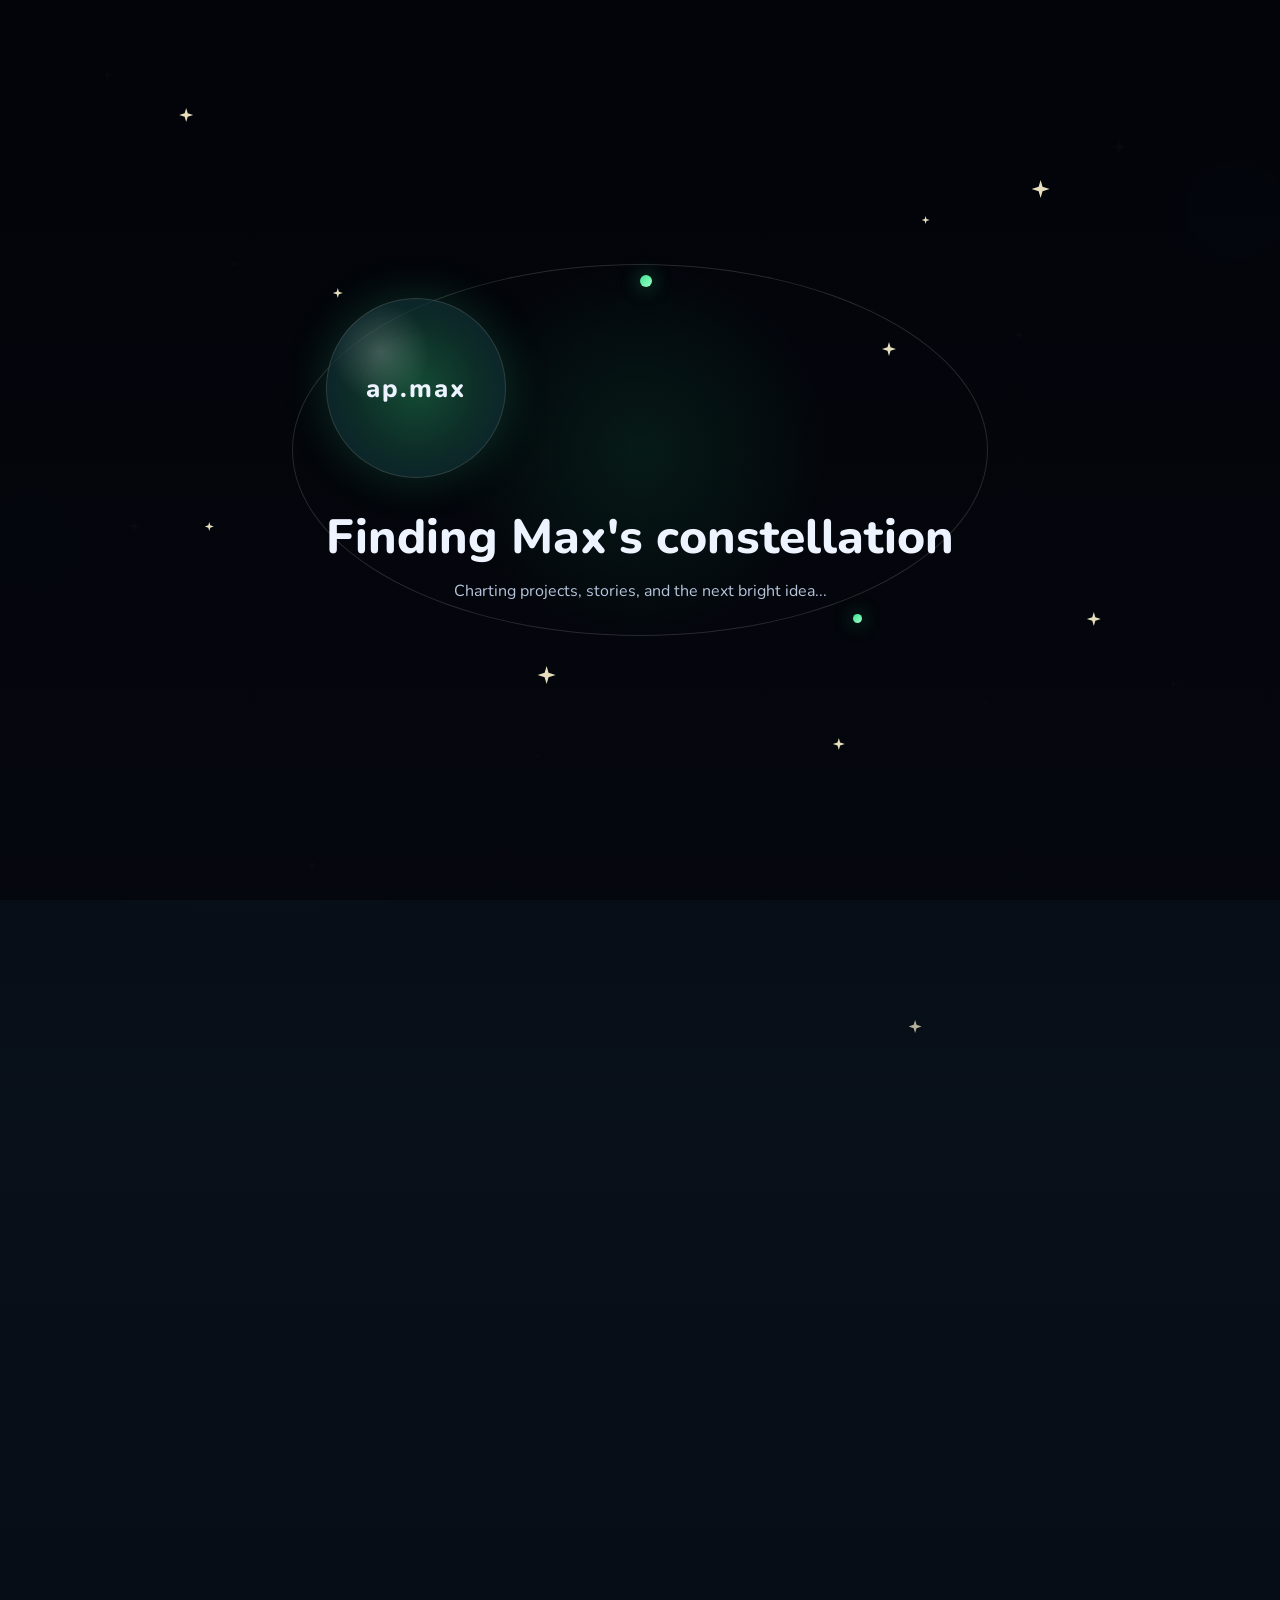
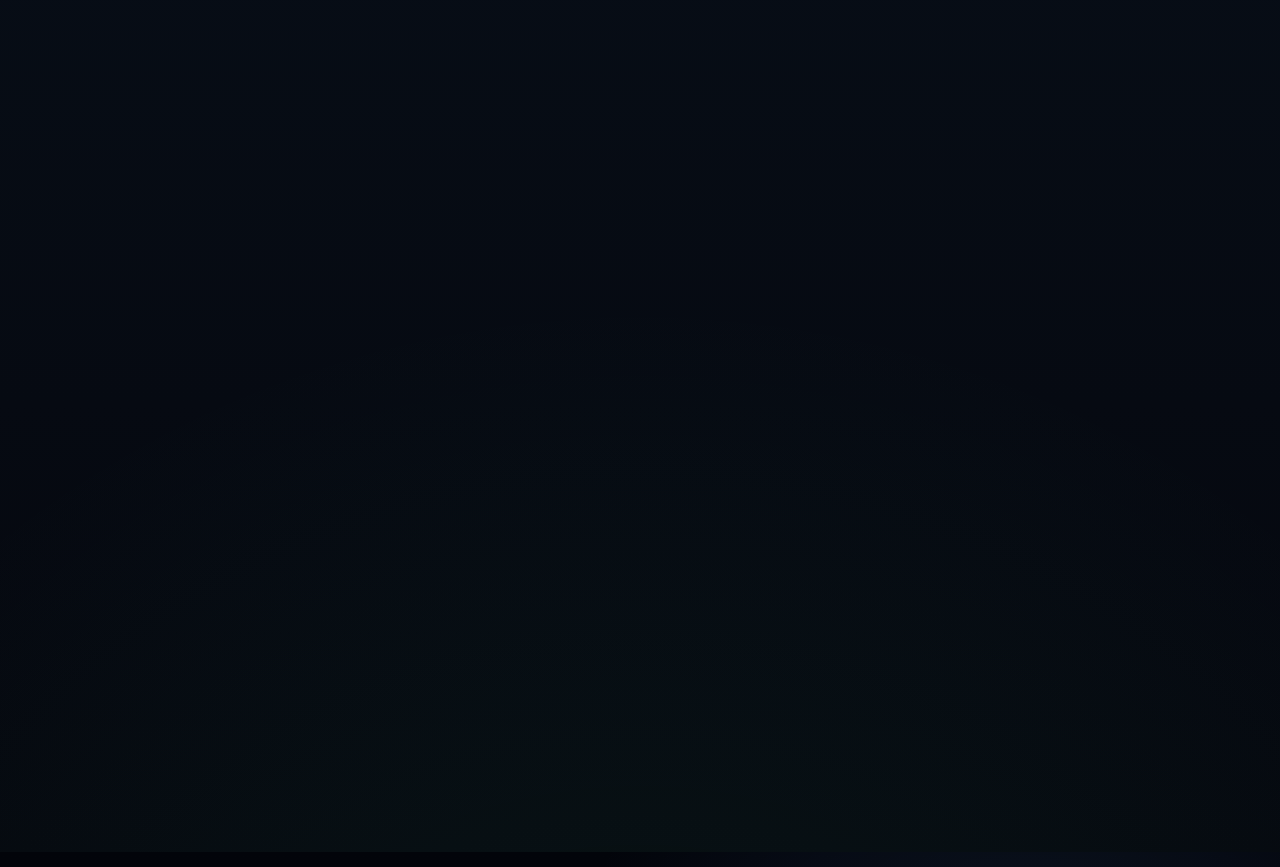
<file: index.html>
<!DOCTYPE html>
<html lang="en">
<head>
  <meta charset="UTF-8">
  <meta name="viewport" content="width=device-width, initial-scale=1.0">
  <title>ap.max</title>
  <link rel="preconnect" href="https://fonts.googleapis.com">
  <link rel="preconnect" href="https://fonts.gstatic.com" crossorigin>
  <link href="https://fonts.googleapis.com/css2?family=Nunito:wght@400;600;700;800&display=swap" rel="stylesheet">
  <link rel="stylesheet" href="styles.css">
</head>
<body>
  <div class="loading-screen" id="loading-screen" aria-live="polite">
    <div class="loader-stars" aria-hidden="true">
      <span class="loader-star loader-star-1"></span>
      <span class="loader-star loader-star-2"></span>
      <span class="loader-star loader-star-3"></span>
      <span class="loader-star loader-star-4"></span>
      <span class="loader-star loader-star-5"></span>
      <span class="loader-star loader-star-6"></span>
      <span class="loader-star loader-star-7"></span>
      <span class="loader-star loader-star-8"></span>
      <span class="loader-star loader-star-9"></span>
    </div>
    <div class="loader-center">
      <div class="orbit-ring"></div>
      <div class="loader-core">ap.max</div>
      <p class="loader-label">Finding Max's constellation</p>
      <p class="loader-copy">Charting projects, stories, and the next bright idea...</p>
    </div>
  </div>

  <div class="sky-stars" aria-hidden="true">
    <span class="star star-1"></span>
    <span class="star star-2"></span>
    <span class="star star-3"></span>
    <span class="star star-4"></span>
    <span class="star star-5"></span>
    <span class="star star-6"></span>
    <span class="star star-7"></span>
    <span class="star star-8"></span>
  </div>

  <div class="sky-orbs" aria-hidden="true">
    <span class="orb orb-1"></span>
    <span class="orb orb-2"></span>
    <span class="orb orb-3"></span>
  </div>

  <div class="page-shell page-hidden" id="page-shell">
    <header class="hero">
      <nav class="top-nav">
        <div class="brand">ap.max</div>
        <div class="nav-links">
          <a href="#about">About Me</a>
          <a href="#projects">Projects</a>
          <a href="#achievements">Achievements</a>
          <a href="#contact">Contact</a>
        </div>
      </nav>

      <section class="hero-content">
        <div class="hero-text">
          <p class="eyebrow">Welcome to my universe</p>
          <h1>Maximiliano Perez | ap.max</h1>
          <p class="headline">
            Cognitive Science student focused on design and human interaction<br>
            Creating intuitive, meaningful user experiences
          </p>
          <p class="intro">
            I am building this homepage to share who I am, the work I am proud of,
            and the projects I will keep adding throughout the quarter.
          </p>
          <div class="hero-actions">
            <a class="button primary" href="#projects">See My Work</a>
            <a class="button secondary" href="#contact">Contact Me</a>
          </div>
        </div>

        <div class="hero-card">
          <h2>Quick Snapshot</h2>
          <ul>
            <li>Student / Creator / Future Professional</li>
            <li>Inspired by stars, goals, and big dreams</li>
            <li>Space for your best projects</li>
            <li>Space for awards and accomplishments</li>
            <li>Easy to update later with photos and links</li>
          </ul>
        </div>
      </section>
    </header>

    <main>
      <section class="panel" id="about">
        <p class="section-tag">About Me</p>
        <h2>A short introduction</h2>
        <p>
          I'm <strong>Maximiliano Perez</strong>, though I usually go by Max. I'm a
          fourth-year student at UC San Diego studying Cognitive Science with a
          specialization in Design and Interaction. I'm interested in how people
          think, create, and connect through design and technology. Outside of
          academics, I play guitar and enjoy spending time under the night sky,
          which often inspires my curiosity and creativity. I'm especially drawn to
          work that blends human experience with thoughtful, intuitive design. In
          the future, I hope to create meaningful, user-centered experiences that
          feel both impactful and personal.
        </p>
        <div class="about-highlights">
          <div class="about-pill">Dreaming big</div>
          <div class="about-pill">Future-focused</div>
          <div class="about-pill">Star-gazer energy</div>
        </div>
        <div class="mystery-mark mystery-mark-1" aria-hidden="true"></div>
      </section>

      <section class="split-layout extra-sections">
        <div class="panel">
          <p class="section-tag">Skills</p>
          <h2>What I bring</h2>
          <div class="skill-list">
            <span class="skill-chip">UX &amp; Interaction Design</span>
            <span class="skill-chip">Human-Centered Research</span>
            <span class="skill-chip">Cognitive Psychology in Design</span>
            <span class="skill-chip">Prototyping (Figma)</span>
            <span class="skill-chip">Systems Thinking</span>
            <span class="skill-chip">User Behavior Analysis</span>
          </div>
        </div>

        <div class="panel">
          <p class="section-tag">Currently</p>
          <h2>What I'm focused on now</h2>
          <div class="currently-list">
            <p>Finishing my degree at UC San Diego</p>
            <p>Exploring interaction design and user experience</p>
            <p>Building personal and academic projects</p>
          </div>
          <div class="mystery-mark mystery-mark-2" aria-hidden="true"></div>
        </div>
      </section>

      <section class="split-layout" id="projects">
        <div class="section-heading">
          <p class="section-tag">Projects</p>
          <h2>Featured work and future case studies</h2>
          <p>
            These cards are placeholders for projects you want to show. You can replace
            the titles, descriptions, and images anytime.
          </p>
        </div>

        <div class="card-grid">
          <a class="project-card project-card-link" href="cogs127-case-study.html">
            <span class="card-label">Project 01</span>
            <h3>Extensions to WhatsApp</h3>
            <p>
              A COGS 127 case study on translation support for middle-aged and
              older immigrant adults using WhatsApp.
            </p>
          </a>

          <article class="project-card">
            <span class="card-label">Project 02</span>
            <h3>Another Project</h3>
            <p>
              Add a class assignment, portfolio piece, design, or coding project here.
            </p>
          </article>

          <article class="project-card">
            <span class="card-label">Project 03</span>
            <h3>Future Project Space</h3>
            <p>
              Keep this space open for work you complete later in the quarter.
            </p>
          </article>
        </div>
      </section>

      <section class="panel achievements-panel" id="achievements">
        <p class="section-tag">Achievements</p>
        <h2>Accomplishments I want to highlight</h2>
        <div class="achievement-list">
          <div class="achievement-item">
            <h3>Academic Achievement</h3>
            <p>Add an award, scholarship, strong grade, or certificate here.</p>
          </div>
          <div class="achievement-item">
            <h3>Leadership or Service</h3>
            <p>Add club involvement, volunteer work, or team contributions here.</p>
          </div>
          <div class="achievement-item">
            <h3>Personal Milestone</h3>
            <p>Add something meaningful that shows your growth and dedication.</p>
          </div>
        </div>
      </section>

      <section class="panel contact-panel" id="contact">
        <p class="section-tag">Contact</p>
        <h2>Get in touch</h2>
        <p>Feel free to reach out for collaboration, conversation, or future opportunities.</p>
        <div class="contact-box">
          <p><strong>Email:</strong> ap.max211@gmail.com</p>
          <p><strong>Phone:</strong> 805-754-4496</p>
          <p><strong>Location:</strong> San Diego, California</p>
        </div>
      </section>
    </main>
  </div>

  <script>
    window.addEventListener("load", function () {
      const loadingScreen = document.getElementById("loading-screen");
      const pageShell = document.getElementById("page-shell");

      window.setTimeout(function () {
        loadingScreen.classList.add("loading-screen-hidden");
        pageShell.classList.remove("page-hidden");
        pageShell.classList.add("page-revealed");
      }, 5000);
    });
  </script>
</body>
</html>
</file>
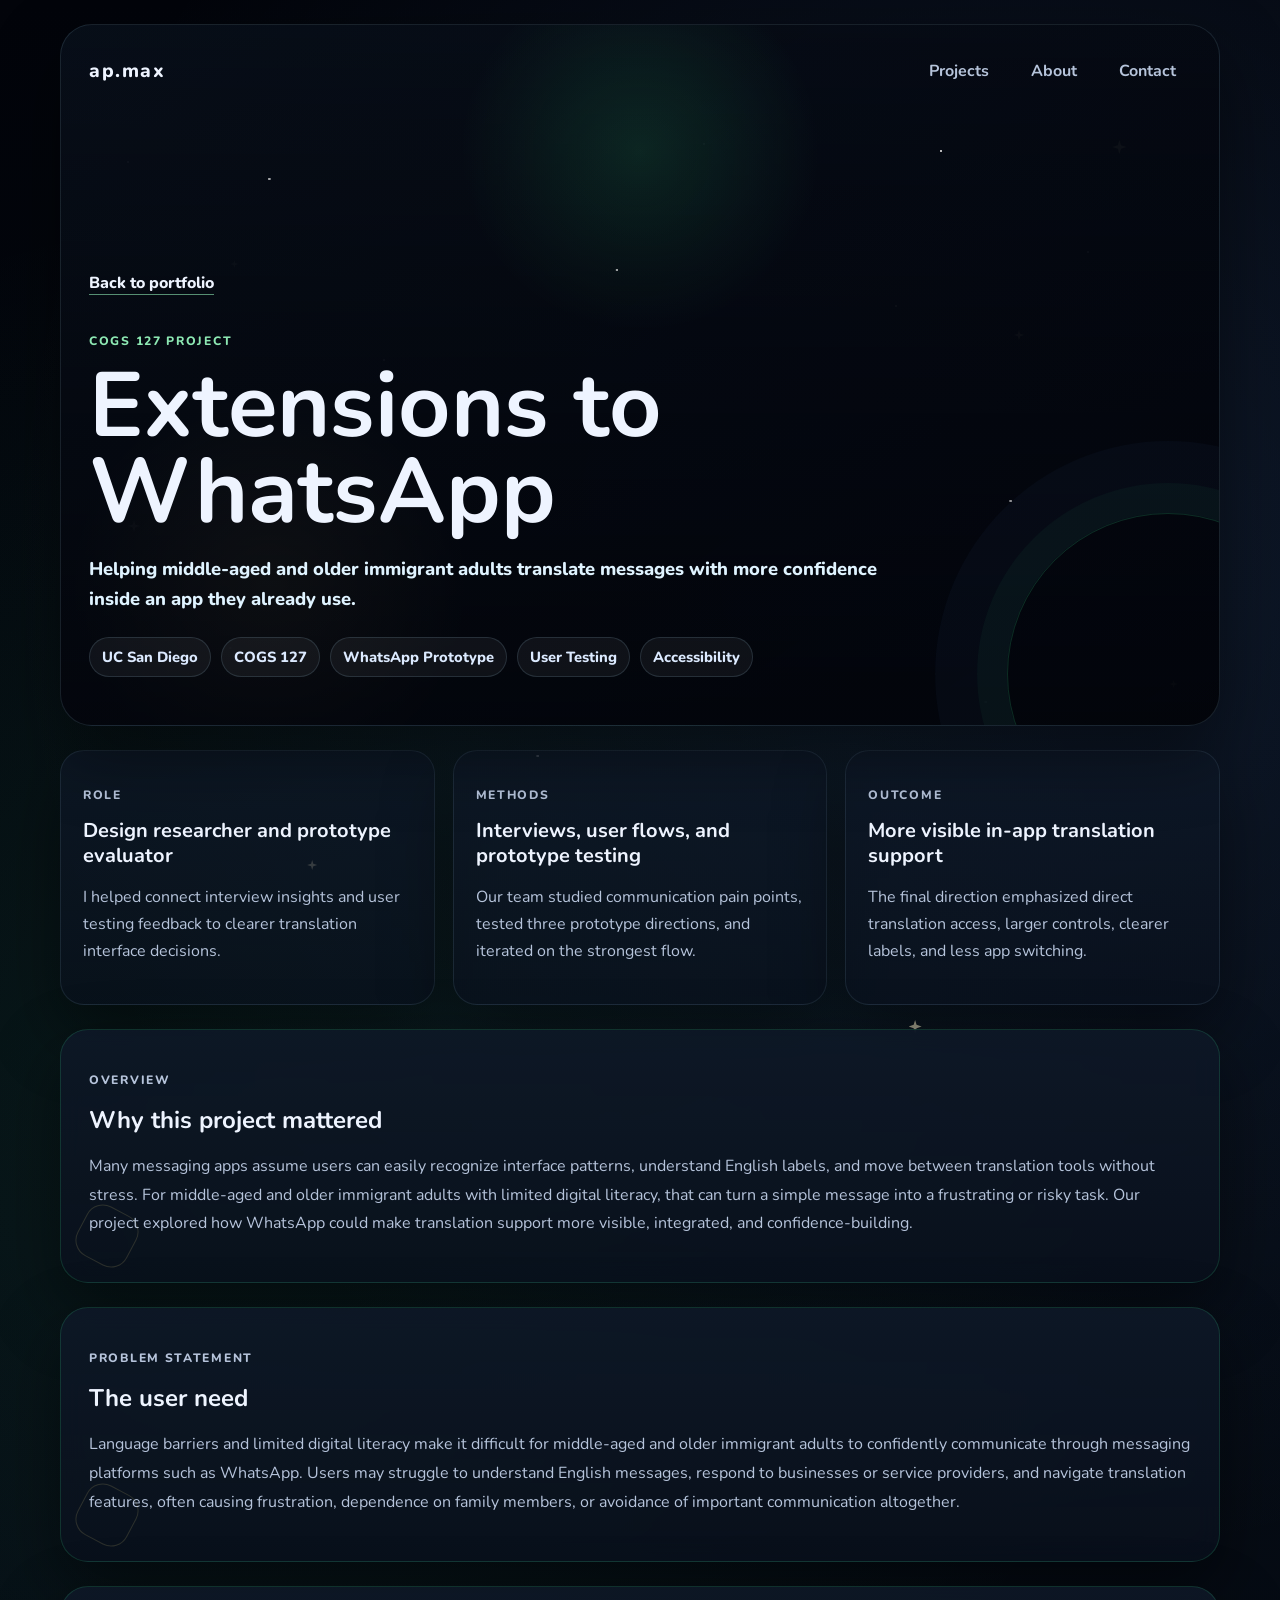
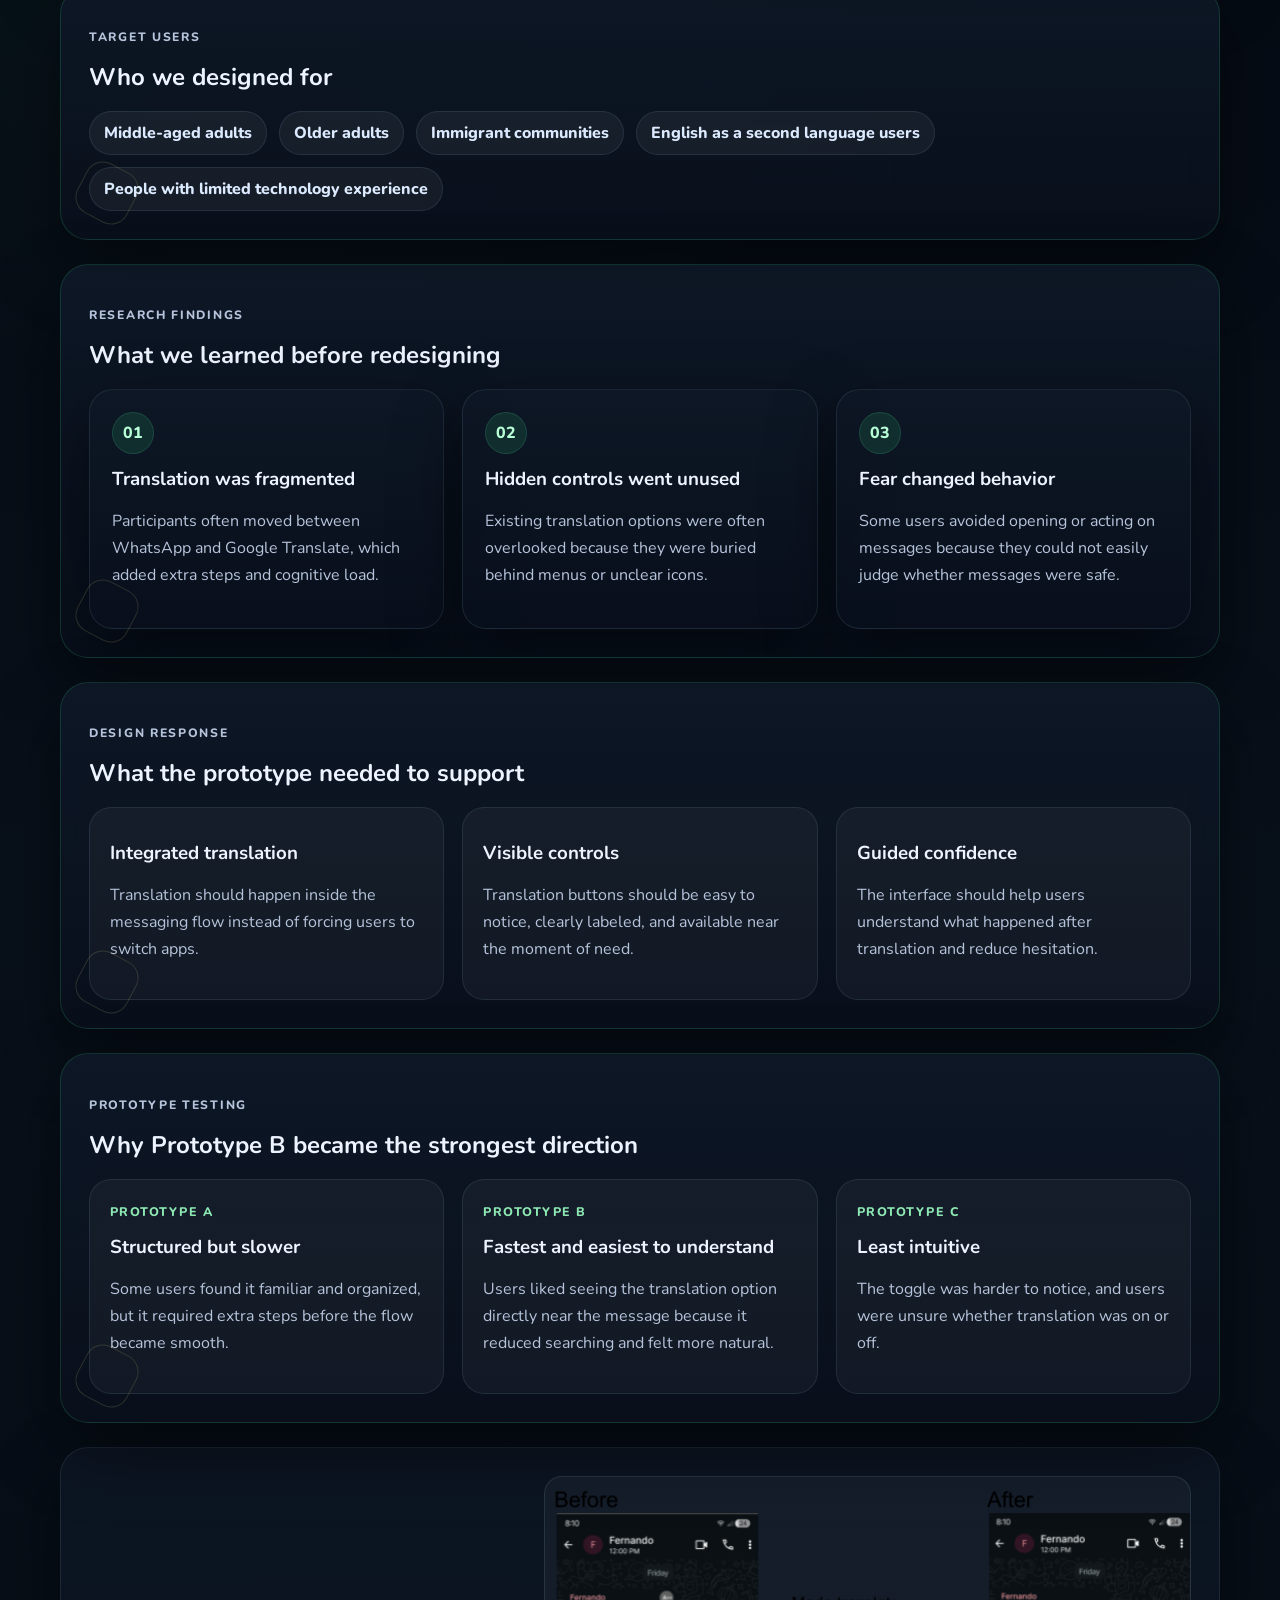
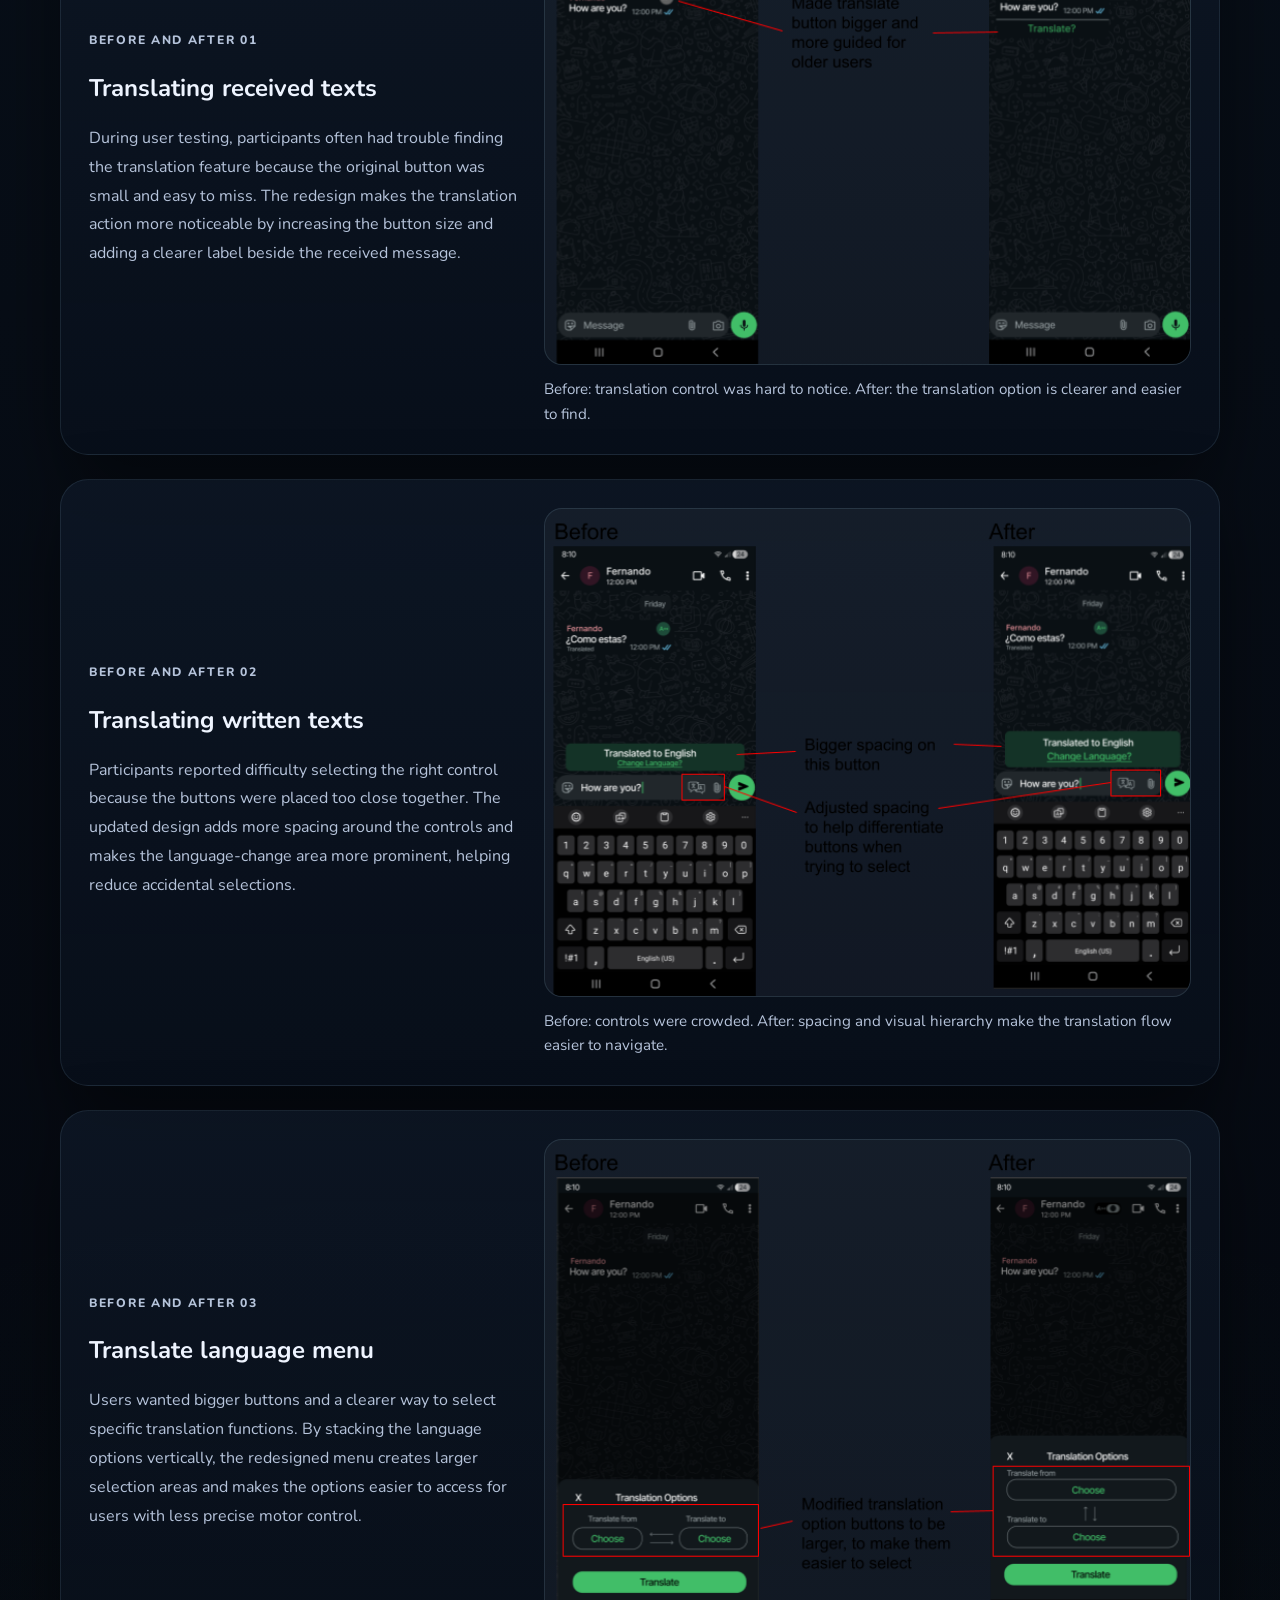
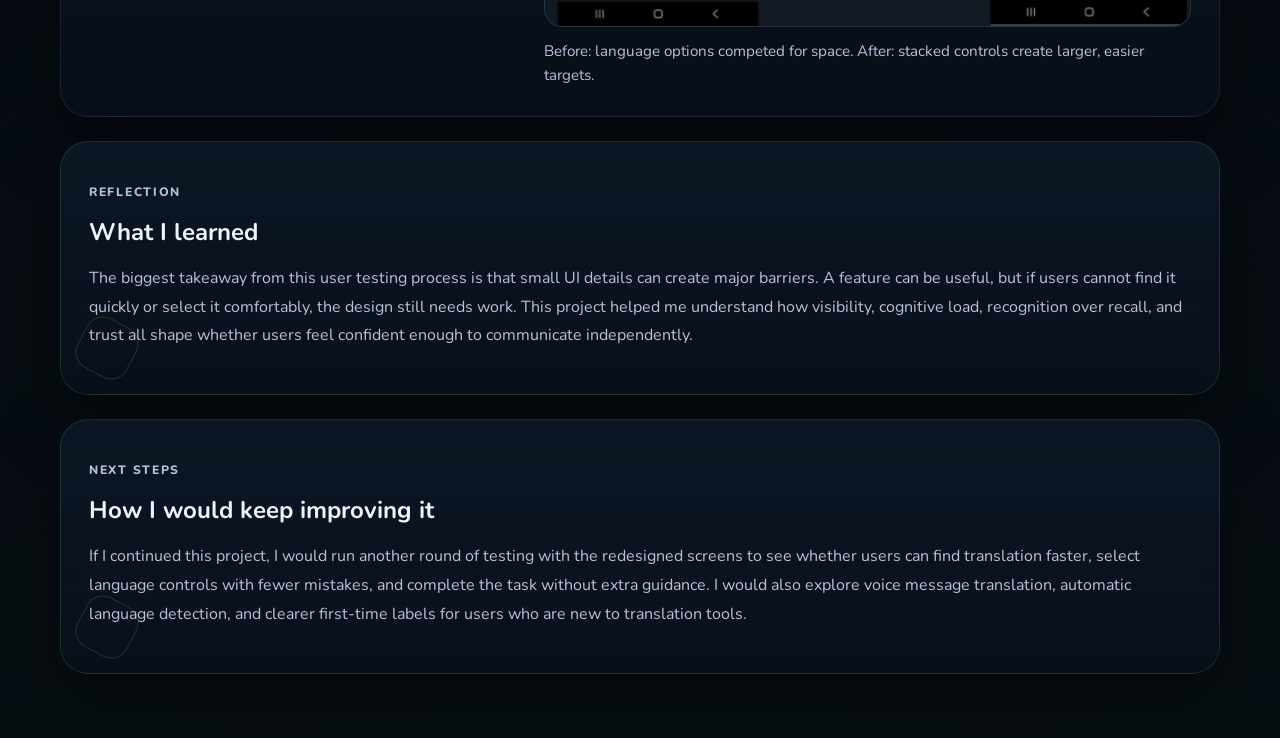
<file: cogs127-case-study.html>
<!DOCTYPE html>
<html lang="en">
<head>
  <meta charset="UTF-8">
  <meta name="viewport" content="width=device-width, initial-scale=1.0">
  <title>Extensions to WhatsApp | ap.max</title>
  <link rel="preconnect" href="https://fonts.googleapis.com">
  <link rel="preconnect" href="https://fonts.gstatic.com" crossorigin>
  <link href="https://fonts.googleapis.com/css2?family=Nunito:wght@400;600;700;800&display=swap" rel="stylesheet">
  <link rel="stylesheet" href="styles.css">
</head>
<body>
  <div class="sky-stars" aria-hidden="true">
    <span class="star star-1"></span>
    <span class="star star-2"></span>
    <span class="star star-3"></span>
    <span class="star star-4"></span>
    <span class="star star-5"></span>
    <span class="star star-6"></span>
    <span class="star star-7"></span>
    <span class="star star-8"></span>
  </div>

  <div class="page-shell case-page">
    <header class="case-hero">
      <nav class="top-nav">
        <a class="brand brand-link" href="index.html">ap.max</a>
        <div class="nav-links">
          <a href="index.html#projects">Projects</a>
          <a href="index.html#about">About</a>
          <a href="index.html#contact">Contact</a>
        </div>
      </nav>

      <section class="case-hero-content">
        <a class="back-link" href="index.html#projects">Back to portfolio</a>
        <p class="eyebrow">COGS 127 Project</p>
        <h1>Extensions to WhatsApp</h1>
        <p class="headline">
          Helping middle-aged and older immigrant adults translate messages
          with more confidence inside an app they already use.
        </p>
        <div class="case-meta">
          <span>UC San Diego</span>
          <span>COGS 127</span>
          <span>WhatsApp Prototype</span>
          <span>User Testing</span>
          <span>Accessibility</span>
        </div>
      </section>
    </header>

    <main class="case-main">
      <section class="case-snapshot" aria-label="Case study summary">
        <div>
          <p class="section-tag">Role</p>
          <h2>Design researcher and prototype evaluator</h2>
          <p>I helped connect interview insights and user testing feedback to clearer translation interface decisions.</p>
        </div>
        <div>
          <p class="section-tag">Methods</p>
          <h2>Interviews, user flows, and prototype testing</h2>
          <p>Our team studied communication pain points, tested three prototype directions, and iterated on the strongest flow.</p>
        </div>
        <div>
          <p class="section-tag">Outcome</p>
          <h2>More visible in-app translation support</h2>
          <p>The final direction emphasized direct translation access, larger controls, clearer labels, and less app switching.</p>
        </div>
      </section>

      <section class="panel case-summary">
        <p class="section-tag">Overview</p>
        <h2>Why this project mattered</h2>
        <p>
          Many messaging apps assume users can easily recognize interface patterns,
          understand English labels, and move between translation tools without
          stress. For middle-aged and older immigrant adults with limited digital
          literacy, that can turn a simple message into a frustrating or risky task.
          Our project explored how WhatsApp could make translation support more
          visible, integrated, and confidence-building.
        </p>
      </section>

      <section class="panel problem-statement">
        <p class="section-tag">Problem Statement</p>
        <h2>The user need</h2>
        <p>
          Language barriers and limited digital literacy make it difficult for
          middle-aged and older immigrant adults to confidently communicate through
          messaging platforms such as WhatsApp. Users may struggle to understand
          English messages, respond to businesses or service providers, and navigate
          translation features, often causing frustration, dependence on family
          members, or avoidance of important communication altogether.
        </p>
      </section>

      <section class="panel target-users">
        <p class="section-tag">Target Users</p>
        <h2>Who we designed for</h2>
        <div class="user-chip-list">
          <span>Middle-aged adults</span>
          <span>Older adults</span>
          <span>Immigrant communities</span>
          <span>English as a second language users</span>
          <span>People with limited technology experience</span>
        </div>
      </section>

      <section class="panel testing-results">
        <p class="section-tag">Research Findings</p>
        <h2>What we learned before redesigning</h2>
        <div class="results-grid">
          <div class="result-item">
            <span>01</span>
            <h3>Translation was fragmented</h3>
            <p>Participants often moved between WhatsApp and Google Translate, which added extra steps and cognitive load.</p>
          </div>
          <div class="result-item">
            <span>02</span>
            <h3>Hidden controls went unused</h3>
            <p>Existing translation options were often overlooked because they were buried behind menus or unclear icons.</p>
          </div>
          <div class="result-item">
            <span>03</span>
            <h3>Fear changed behavior</h3>
            <p>Some users avoided opening or acting on messages because they could not easily judge whether messages were safe.</p>
          </div>
        </div>
      </section>

      <section class="panel design-response">
        <p class="section-tag">Design Response</p>
        <h2>What the prototype needed to support</h2>
        <div class="response-grid">
          <div>
            <h3>Integrated translation</h3>
            <p>Translation should happen inside the messaging flow instead of forcing users to switch apps.</p>
          </div>
          <div>
            <h3>Visible controls</h3>
            <p>Translation buttons should be easy to notice, clearly labeled, and available near the moment of need.</p>
          </div>
          <div>
            <h3>Guided confidence</h3>
            <p>The interface should help users understand what happened after translation and reduce hesitation.</p>
          </div>
        </div>
      </section>

      <section class="panel prototype-comparison">
        <p class="section-tag">Prototype Testing</p>
        <h2>Why Prototype B became the strongest direction</h2>
        <div class="prototype-grid">
          <div>
            <span>Prototype A</span>
            <h3>Structured but slower</h3>
            <p>Some users found it familiar and organized, but it required extra steps before the flow became smooth.</p>
          </div>
          <div>
            <span>Prototype B</span>
            <h3>Fastest and easiest to understand</h3>
            <p>Users liked seeing the translation option directly near the message because it reduced searching and felt more natural.</p>
          </div>
          <div>
            <span>Prototype C</span>
            <h3>Least intuitive</h3>
            <p>The toggle was harder to notice, and users were unsure whether translation was on or off.</p>
          </div>
        </div>
      </section>

      <section class="case-story">
        <div class="story-copy">
          <p class="section-tag">Before and After 01</p>
          <h2>Translating received texts</h2>
          <p>
            During user testing, participants often had trouble finding the
            translation feature because the original button was small and easy
            to miss. The redesign makes the translation action more noticeable
            by increasing the button size and adding a clearer label beside the
            received message.
          </p>
        </div>
        <figure class="story-figure">
          <img src="assets/cogs127-received-translation.png" alt="Before and after comparison for translating a received text message">
          <figcaption>Before: translation control was hard to notice. After: the translation option is clearer and easier to find.</figcaption>
        </figure>
      </section>

      <section class="case-story">
        <div class="story-copy">
          <p class="section-tag">Before and After 02</p>
          <h2>Translating written texts</h2>
          <p>
            Participants reported difficulty selecting the right control because
            the buttons were placed too close together. The updated design adds
            more spacing around the controls and makes the language-change area
            more prominent, helping reduce accidental selections.
          </p>
        </div>
        <figure class="story-figure">
          <img src="assets/cogs127-written-translation.png" alt="Before and after comparison for translating written text">
          <figcaption>Before: controls were crowded. After: spacing and visual hierarchy make the translation flow easier to navigate.</figcaption>
        </figure>
      </section>

      <section class="case-story">
        <div class="story-copy">
          <p class="section-tag">Before and After 03</p>
          <h2>Translate language menu</h2>
          <p>
            Users wanted bigger buttons and a clearer way to select specific
            translation functions. By stacking the language options vertically,
            the redesigned menu creates larger selection areas and makes the
            options easier to access for users with less precise motor control.
          </p>
        </div>
        <figure class="story-figure">
          <img src="assets/cogs127-language-menu.png" alt="Before and after comparison for the translate language menu">
          <figcaption>Before: language options competed for space. After: stacked controls create larger, easier targets.</figcaption>
        </figure>
      </section>

      <section class="panel case-reflection">
        <p class="section-tag">Reflection</p>
        <h2>What I learned</h2>
        <p>
          The biggest takeaway from this user testing process is that small UI
          details can create major barriers. A feature can be useful, but if
          users cannot find it quickly or select it comfortably, the design still
          needs work. This project helped me understand how visibility, cognitive
          load, recognition over recall, and trust all shape whether users feel
          confident enough to communicate independently.
        </p>
      </section>

      <section class="panel next-steps">
        <p class="section-tag">Next Steps</p>
        <h2>How I would keep improving it</h2>
        <p>
          If I continued this project, I would run another round of testing with
          the redesigned screens to see whether users can find translation faster,
          select language controls with fewer mistakes, and complete the task
          without extra guidance. I would also explore voice message translation,
          automatic language detection, and clearer first-time labels for users
          who are new to translation tools.
        </p>
      </section>
    </main>
  </div>
</body>
</html>
</file>
<file: styles.css>
:root {
  --bg: #04070d;
  --bg-deep: #02040a;
  --surface: rgba(10, 17, 28, 0.76);
  --surface-strong: rgba(13, 23, 38, 0.92);
  --surface-soft: rgba(255, 255, 255, 0.05);
  --text: #eef4ff;
  --muted: #b6c4db;
  --line: rgba(173, 226, 255, 0.12);
  --green-main: #3be38f;
  --green-deep: #1db36d;
  --green-glow: rgba(59, 227, 143, 0.28);
  --blue-glow: rgba(95, 160, 255, 0.24);
  --gold: #ffe691;
  --star: #fff7d1;
  --shadow: 0 28px 70px rgba(0, 0, 0, 0.45);
}

* {
  box-sizing: border-box;
}

html {
  scroll-behavior: smooth;
}

body {
  margin: 0;
  font-family: "Nunito", sans-serif;
  color: var(--text);
  background:
    radial-gradient(circle at 20% 20%, rgba(59, 227, 143, 0.08), transparent 20%),
    radial-gradient(circle at 80% 10%, rgba(95, 160, 255, 0.12), transparent 20%),
    radial-gradient(circle at 50% 120%, rgba(59, 227, 143, 0.07), transparent 35%),
    linear-gradient(180deg, #02040a 0%, #08101a 45%, #05070e 100%);
  min-height: 100vh;
  position: relative;
  overflow-x: hidden;
}

body::before {
  content: "";
  position: fixed;
  inset: 0;
  background-image:
    radial-gradient(circle at 10% 18%, rgba(255, 255, 255, 0.9) 0 1px, transparent 1.5px),
    radial-gradient(circle at 30% 40%, rgba(255, 255, 255, 0.85) 0 1px, transparent 1.5px),
    radial-gradient(circle at 55% 16%, rgba(255, 255, 255, 0.75) 0 1px, transparent 1.5px),
    radial-gradient(circle at 70% 34%, rgba(255, 255, 255, 0.9) 0 1px, transparent 1.5px),
    radial-gradient(circle at 85% 28%, rgba(255, 255, 255, 0.7) 0 1px, transparent 1.5px),
    radial-gradient(circle at 18% 72%, rgba(255, 255, 255, 0.7) 0 1px, transparent 1.5px),
    radial-gradient(circle at 42% 84%, rgba(255, 255, 255, 0.85) 0 1px, transparent 1.5px),
    radial-gradient(circle at 77% 78%, rgba(255, 255, 255, 0.8) 0 1px, transparent 1.5px);
  pointer-events: none;
  opacity: 0.85;
}

.loading-screen {
  position: fixed;
  inset: 0;
  z-index: 20;
  display: grid;
  place-items: center;
  background:
    radial-gradient(circle at center, rgba(29, 179, 109, 0.12), transparent 24%),
    linear-gradient(180deg, rgba(2, 4, 10, 0.98), rgba(4, 7, 13, 0.98));
  transition: opacity 0.8s ease, visibility 0.8s ease;
}

.loading-screen-hidden {
  opacity: 0;
  visibility: hidden;
}

.loader-stars,
.sky-stars,
.sky-orbs {
  position: fixed;
  inset: 0;
  pointer-events: none;
}

.loader-star,
.star {
  position: absolute;
  background: var(--star);
  clip-path: polygon(50% 0%, 61% 37%, 100% 50%, 61% 63%, 50% 100%, 39% 63%, 0% 50%, 39% 37%);
  filter: drop-shadow(0 0 10px rgba(255, 247, 209, 0.65));
}

.loader-star {
  width: 14px;
  height: 14px;
  opacity: 0.9;
  animation: loaderTwinkle 2.2s ease-in-out infinite;
}

.loader-star-1 { top: 12%; left: 14%; }
.loader-star-2 { top: 20%; right: 18%; width: 18px; height: 18px; animation-delay: 0.8s; }
.loader-star-3 { top: 32%; left: 26%; width: 10px; height: 10px; animation-delay: 1.4s; }
.loader-star-4 { top: 38%; right: 30%; animation-delay: 0.4s; }
.loader-star-5 { top: 58%; left: 16%; width: 9px; height: 9px; animation-delay: 1.8s; }
.loader-star-6 { top: 68%; right: 14%; animation-delay: 0.9s; }
.loader-star-7 { top: 74%; left: 42%; width: 18px; height: 18px; animation-delay: 1.2s; }
.loader-star-8 { top: 24%; left: 72%; width: 8px; height: 8px; animation-delay: 1.6s; }
.loader-star-9 { top: 82%; right: 34%; width: 12px; height: 12px; animation-delay: 0.5s; }

.loader-center {
  position: relative;
  text-align: center;
  z-index: 2;
}

.orbit-ring {
  position: absolute;
  inset: -34px;
  border: 1px solid rgba(255, 255, 255, 0.14);
  border-radius: 50%;
  animation: spin 10s linear infinite;
}

.orbit-ring::before,
.orbit-ring::after {
  content: "";
  position: absolute;
  width: 12px;
  height: 12px;
  border-radius: 50%;
  background: linear-gradient(135deg, var(--green-main), #9fffc8);
  box-shadow: 0 0 18px rgba(59, 227, 143, 0.5);
}

.orbit-ring::before {
  top: 10px;
  left: 50%;
}

.orbit-ring::after {
  bottom: 12px;
  right: 18%;
  width: 9px;
  height: 9px;
}

.loader-core {
  position: relative;
  width: 180px;
  height: 180px;
  display: grid;
  place-items: center;
  border-radius: 50%;
  background:
    radial-gradient(circle at 30% 30%, rgba(255, 255, 255, 0.2), transparent 28%),
    radial-gradient(circle at center, rgba(59, 227, 143, 0.32), rgba(7, 16, 26, 0.92));
  border: 1px solid rgba(255, 255, 255, 0.14);
  box-shadow:
    0 0 45px rgba(59, 227, 143, 0.18),
    inset 0 0 40px rgba(95, 160, 255, 0.08);
  font-size: 1.6rem;
  font-weight: 800;
  letter-spacing: 0.08em;
  text-transform: lowercase;
}

.loader-label {
  margin: 26px 0 10px;
  font-size: clamp(1.8rem, 4vw, 3rem);
  font-weight: 800;
  letter-spacing: 0;
}

.loader-copy {
  margin: 0;
  color: var(--muted);
  font-size: 1rem;
}

.page-shell {
  width: min(1160px, calc(100% - 32px));
  margin: 0 auto;
  padding: 24px 0 48px;
  position: relative;
  z-index: 1;
  transition: opacity 1s ease, transform 1s ease, filter 1s ease;
}

.page-hidden {
  opacity: 0;
  transform: translateY(40px) scale(0.98);
  filter: blur(12px);
}

.page-revealed {
  opacity: 1;
  transform: translateY(0) scale(1);
  filter: blur(0);
}

.sky-stars {
  z-index: 0;
}

.star {
  width: 10px;
  height: 10px;
  opacity: 0.7;
  animation: twinkle 4.8s ease-in-out infinite;
}

.star-1 { top: 70px; left: 8%; animation-delay: 0s; }
.star-2 { top: 140px; right: 12%; width: 14px; height: 14px; animation-delay: 1s; }
.star-3 { top: 260px; left: 18%; width: 8px; height: 8px; animation-delay: 1.8s; }
.star-4 { top: 330px; right: 20%; animation-delay: 2.3s; }
.star-5 { top: 520px; left: 10%; width: 12px; height: 12px; animation-delay: 0.7s; }
.star-6 { top: 680px; right: 8%; width: 8px; height: 8px; animation-delay: 2.8s; }
.star-7 { top: 860px; left: 24%; animation-delay: 3.1s; }
.star-8 { top: 1020px; right: 28%; width: 13px; height: 13px; animation-delay: 1.3s; }

.sky-orbs {
  z-index: 0;
}

.orb {
  position: absolute;
  border-radius: 50%;
  background: radial-gradient(circle, rgba(59, 227, 143, 0.22), transparent 68%);
  filter: blur(4px);
  animation: drift 12s ease-in-out infinite;
}

.orb-1 {
  top: 10%;
  right: -80px;
  width: 240px;
  height: 240px;
}

.orb-2 {
  top: 48%;
  left: -80px;
  width: 220px;
  height: 220px;
  background: radial-gradient(circle, rgba(95, 160, 255, 0.16), transparent 70%);
  animation-delay: 2s;
}

.orb-3 {
  bottom: 2%;
  right: 18%;
  width: 280px;
  height: 280px;
  background: radial-gradient(circle, rgba(255, 230, 145, 0.1), transparent 70%);
  animation-delay: 4s;
}

.hero {
  background:
    linear-gradient(145deg, rgba(12, 22, 36, 0.92), rgba(6, 12, 22, 0.86)),
    rgba(10, 17, 28, 0.88);
  border: 1px solid rgba(173, 226, 255, 0.12);
  border-radius: 32px;
  box-shadow: var(--shadow);
  overflow: hidden;
  position: relative;
}

.hero::before {
  content: "";
  position: absolute;
  inset: 0;
  background:
    radial-gradient(circle at 82% 18%, rgba(59, 227, 143, 0.16), transparent 20%),
    linear-gradient(120deg, transparent 0 60%, rgba(255, 255, 255, 0.04) 60% 67%, transparent 67% 100%);
  pointer-events: none;
}

.hero::after {
  content: "";
  position: absolute;
  width: 340px;
  height: 340px;
  right: -120px;
  bottom: -120px;
  border-radius: 50%;
  border: 1px solid rgba(59, 227, 143, 0.12);
  box-shadow: 0 0 0 34px rgba(59, 227, 143, 0.04), 0 0 0 68px rgba(95, 160, 255, 0.03);
}

.top-nav {
  display: flex;
  justify-content: space-between;
  align-items: center;
  gap: 16px;
  padding: 24px 28px;
}

.brand {
  font-size: 1.2rem;
  font-weight: 800;
  letter-spacing: 0.08em;
  color: var(--text);
  text-transform: lowercase;
}

.nav-links {
  display: flex;
  flex-wrap: wrap;
  gap: 12px;
}

.nav-links a {
  color: var(--muted);
  text-decoration: none;
  font-weight: 700;
  padding: 10px 14px;
  border-radius: 999px;
  border: 1px solid transparent;
  transition: background 0.2s ease, color 0.2s ease, border-color 0.2s ease;
}

.nav-links a:hover {
  color: var(--text);
  background: rgba(255, 255, 255, 0.05);
  border-color: rgba(173, 226, 255, 0.12);
}

.hero-content {
  display: grid;
  grid-template-columns: 1.25fr 0.85fr;
  gap: 28px;
  padding: 24px 28px 40px;
  align-items: center;
}

.eyebrow,
.section-tag,
.card-label {
  text-transform: uppercase;
  letter-spacing: 0.14em;
  font-size: 0.76rem;
  font-weight: 800;
}

.eyebrow,
.section-tag,
.card-label {
  color: #8de8b3;
}

.hero-text h1 {
  font-size: clamp(2.8rem, 6vw, 5.4rem);
  line-height: 0.95;
  margin: 10px 0 16px;
  color: var(--text);
  letter-spacing: 0;
}

.headline {
  margin: 0 0 14px;
  color: #dff3ff;
  font-size: 1.15rem;
  font-weight: 800;
  line-height: 1.6;
}

.intro {
  max-width: 640px;
  font-size: 1.08rem;
  line-height: 1.8;
  color: var(--muted);
}

.hero-actions {
  display: flex;
  flex-wrap: wrap;
  gap: 14px;
  margin-top: 28px;
}

.button {
  display: inline-flex;
  align-items: center;
  justify-content: center;
  min-height: 48px;
  padding: 0 20px;
  border-radius: 999px;
  text-decoration: none;
  font-weight: 800;
  transition: transform 0.2s ease, box-shadow 0.2s ease, border-color 0.2s ease;
}

.button:hover {
  transform: translateY(-2px);
}

.button.primary {
  background: linear-gradient(135deg, #1fb96f, #56f0a6);
  color: #031108;
  box-shadow: 0 16px 30px rgba(59, 227, 143, 0.18);
}

.button.secondary {
  background: rgba(255, 255, 255, 0.04);
  color: var(--text);
  border: 1px solid rgba(173, 226, 255, 0.12);
}

.hero-card,
.panel,
.project-card,
.achievement-item,
.section-heading {
  background:
    linear-gradient(180deg, rgba(14, 24, 39, 0.9), rgba(9, 16, 28, 0.82));
  backdrop-filter: blur(12px);
  border: 1px solid rgba(173, 226, 255, 0.1);
  box-shadow: var(--shadow);
}

.hero-card {
  border-radius: 28px;
  padding: 24px;
  position: relative;
  overflow: hidden;
}

.hero-card::after {
  content: "";
  position: absolute;
  width: 120px;
  height: 120px;
  top: -30px;
  right: -30px;
  border-radius: 50%;
  border: 1px solid rgba(255, 230, 145, 0.18);
}

.hero-card h2 {
  margin-top: 0;
  margin-bottom: 14px;
}

.hero-card ul {
  margin: 0;
  padding-left: 20px;
  color: var(--muted);
  line-height: 1.8;
}

main {
  display: grid;
  gap: 24px;
  margin-top: 24px;
}

.panel,
.split-layout {
  border-radius: 28px;
}

.panel {
  padding: 28px;
  position: relative;
  overflow: hidden;
}

.split-layout {
  display: grid;
  grid-template-columns: 0.95fr 1.25fr;
  gap: 24px;
  align-items: start;
}

.extra-sections {
  grid-template-columns: 1fr 1fr;
}

.section-heading p:last-child,
.panel p {
  color: var(--muted);
  line-height: 1.8;
}

.card-grid {
  display: grid;
  grid-template-columns: repeat(3, minmax(0, 1fr));
  gap: 18px;
}

.project-card {
  border-radius: 24px;
  padding: 22px;
  min-height: 240px;
  position: relative;
  overflow: hidden;
  transition: transform 0.25s ease, box-shadow 0.25s ease, border-color 0.25s ease;
}

.project-card::before,
.achievement-item::before,
.panel::before {
  content: "";
  position: absolute;
  inset: auto auto 18px 18px;
  width: 54px;
  height: 54px;
  border: 1px solid rgba(255, 230, 145, 0.14);
  border-radius: 18px;
  transform: rotate(28deg);
  pointer-events: none;
}

.project-card:hover,
.achievement-item:hover {
  transform: translateY(-6px);
  box-shadow: 0 24px 44px rgba(0, 0, 0, 0.45);
  border-color: rgba(59, 227, 143, 0.24);
}

.project-card h3,
.achievement-item h3,
.section-heading h2,
.panel h2 {
  margin: 12px 0 10px;
  letter-spacing: 0;
}

.brand-link {
  text-decoration: none;
}

.project-card-link {
  display: block;
  color: inherit;
  text-decoration: none;
}

.case-page {
  padding-bottom: 64px;
}

.case-hero {
  min-height: 78vh;
  display: grid;
  align-content: space-between;
  border-radius: 32px;
  overflow: hidden;
  position: relative;
  background:
    linear-gradient(rgba(2, 4, 10, 0.2), rgba(2, 4, 10, 0.74)),
    radial-gradient(circle at 50% 18%, rgba(59, 227, 143, 0.18), transparent 22%),
    radial-gradient(circle at 18% 80%, rgba(255, 230, 145, 0.1), transparent 18%),
    linear-gradient(145deg, rgba(9, 17, 29, 0.96), rgba(3, 6, 13, 0.92));
  border: 1px solid rgba(173, 226, 255, 0.12);
  box-shadow: var(--shadow);
}

.case-hero::before {
  content: "";
  position: absolute;
  inset: 0;
  background-image:
    radial-gradient(circle at 18% 22%, rgba(255, 255, 255, 0.8) 0 1px, transparent 1.5px),
    radial-gradient(circle at 48% 35%, rgba(255, 255, 255, 0.75) 0 1px, transparent 1.5px),
    radial-gradient(circle at 76% 18%, rgba(255, 255, 255, 0.9) 0 1px, transparent 1.5px),
    radial-gradient(circle at 82% 68%, rgba(255, 255, 255, 0.7) 0 1px, transparent 1.5px);
  opacity: 0.8;
  pointer-events: none;
}

.case-hero::after {
  content: "";
  position: absolute;
  width: 320px;
  height: 320px;
  right: -110px;
  bottom: -110px;
  border: 1px solid rgba(59, 227, 143, 0.18);
  border-radius: 50%;
  box-shadow:
    0 0 0 30px rgba(59, 227, 143, 0.04),
    0 0 0 72px rgba(95, 160, 255, 0.03);
  pointer-events: none;
}

.case-hero .top-nav,
.case-hero-content {
  position: relative;
  z-index: 1;
}

.case-hero-content {
  width: min(880px, 100%);
  padding: 40px 28px 48px;
}

.case-hero-content h1 {
  margin: 14px 0 18px;
  font-size: clamp(2.5rem, 8vw, 5.7rem);
  line-height: 0.95;
  letter-spacing: 0;
}

.back-link {
  display: inline-flex;
  width: fit-content;
  margin-bottom: 26px;
  color: var(--text);
  text-decoration: none;
  font-weight: 800;
  border-bottom: 1px solid rgba(141, 232, 179, 0.6);
}

.case-meta {
  display: flex;
  flex-wrap: wrap;
  gap: 10px;
  margin-top: 24px;
}

.case-meta span {
  padding: 9px 12px;
  border: 1px solid rgba(173, 226, 255, 0.14);
  border-radius: 999px;
  background: rgba(255, 255, 255, 0.05);
  color: #dceaff;
  font-size: 0.92rem;
  font-weight: 800;
}

.case-main {
  display: grid;
  gap: 24px;
  margin-top: 24px;
}

.case-snapshot {
  display: grid;
  grid-template-columns: repeat(3, minmax(0, 1fr));
  gap: 18px;
}

.case-snapshot div,
.result-item {
  padding: 22px;
  border: 1px solid rgba(173, 226, 255, 0.1);
  border-radius: 24px;
  background: linear-gradient(180deg, rgba(14, 24, 39, 0.78), rgba(9, 16, 28, 0.72));
  box-shadow: var(--shadow);
}

.case-snapshot h2 {
  margin: 10px 0;
  font-size: 1.25rem;
  line-height: 1.25;
}

.case-snapshot p,
.result-item p {
  color: var(--muted);
  line-height: 1.7;
}

.results-grid {
  display: grid;
  grid-template-columns: repeat(3, minmax(0, 1fr));
  gap: 18px;
  margin-top: 18px;
}

.result-item span {
  display: inline-flex;
  align-items: center;
  justify-content: center;
  width: 42px;
  height: 42px;
  border-radius: 50%;
  background: rgba(59, 227, 143, 0.12);
  color: #b8ffd7;
  font-weight: 800;
  border: 1px solid rgba(86, 240, 166, 0.14);
}

.case-story {
  display: grid;
  grid-template-columns: minmax(240px, 0.8fr) minmax(0, 1.2fr);
  gap: 24px;
  align-items: center;
  padding: 28px;
  border: 1px solid rgba(173, 226, 255, 0.1);
  border-radius: 28px;
  background: linear-gradient(180deg, rgba(14, 24, 39, 0.76), rgba(9, 16, 28, 0.72));
  box-shadow: var(--shadow);
}

.story-copy p {
  color: var(--muted);
  line-height: 1.8;
}

.story-figure {
  margin: 0;
}

.story-figure img {
  display: block;
  width: 100%;
  height: auto;
  border-radius: 18px;
  border: 1px solid rgba(173, 226, 255, 0.12);
  background: rgba(255, 255, 255, 0.04);
}

.story-figure figcaption {
  margin-top: 12px;
  color: var(--muted);
  font-size: 0.95rem;
  line-height: 1.6;
}

.case-summary,
.case-reflection,
.problem-statement,
.target-users,
.testing-results,
.design-response,
.prototype-comparison,
.next-steps {
  border-color: rgba(59, 227, 143, 0.16);
}

.user-chip-list {
  display: flex;
  flex-wrap: wrap;
  gap: 12px;
  margin-top: 18px;
}

.user-chip-list span {
  display: inline-flex;
  align-items: center;
  min-height: 42px;
  padding: 10px 14px;
  border-radius: 999px;
  color: #dceaff;
  background: rgba(255, 255, 255, 0.05);
  border: 1px solid rgba(173, 226, 255, 0.1);
  font-weight: 800;
}

.response-grid,
.prototype-grid {
  display: grid;
  grid-template-columns: repeat(3, minmax(0, 1fr));
  gap: 18px;
  margin-top: 18px;
}

.response-grid div,
.prototype-grid div {
  padding: 20px;
  border-radius: 22px;
  background: rgba(255, 255, 255, 0.04);
  border: 1px solid rgba(173, 226, 255, 0.1);
}

.response-grid h3,
.prototype-grid h3,
.result-item h3 {
  margin: 12px 0 8px;
}

.response-grid p,
.prototype-grid p {
  color: var(--muted);
  line-height: 1.7;
}

.prototype-grid span {
  color: #8de8b3;
  font-size: 0.78rem;
  font-weight: 800;
  text-transform: uppercase;
  letter-spacing: 0.12em;
}

.achievement-list {
  display: grid;
  grid-template-columns: repeat(3, minmax(0, 1fr));
  gap: 18px;
}

.achievement-item {
  border-radius: 22px;
  padding: 20px;
  position: relative;
  overflow: hidden;
}

.contact-box {
  margin-top: 18px;
  padding: 18px 20px;
  border-radius: 22px;
  background: rgba(255, 255, 255, 0.04);
  border: 1px solid rgba(173, 226, 255, 0.08);
}

.about-highlights {
  display: flex;
  flex-wrap: wrap;
  gap: 12px;
  margin-top: 20px;
}

.about-pill,
.skill-chip {
  padding: 10px 16px;
  border-radius: 999px;
  font-weight: 800;
}

.about-pill {
  background: linear-gradient(135deg, rgba(31, 185, 111, 0.18), rgba(86, 240, 166, 0.14));
  color: #b8ffd7;
  border: 1px solid rgba(86, 240, 166, 0.14);
}

.skill-list {
  display: flex;
  flex-wrap: wrap;
  gap: 12px;
  margin-top: 18px;
}

.skill-chip {
  display: inline-flex;
  align-items: center;
  min-height: 42px;
  background: rgba(255, 255, 255, 0.05);
  border: 1px solid rgba(173, 226, 255, 0.1);
  color: var(--text);
}

.currently-list {
  display: grid;
  gap: 12px;
  margin-top: 18px;
}

.currently-list p {
  margin: 0;
  padding: 14px 16px;
  border-radius: 18px;
  background: rgba(255, 255, 255, 0.04);
  border: 1px solid rgba(173, 226, 255, 0.08);
  color: #dceaff;
  font-weight: 700;
}

.mystery-mark {
  position: absolute;
  border-radius: 50%;
  border: 1px solid rgba(255, 230, 145, 0.18);
  opacity: 0.5;
  pointer-events: none;
}

.mystery-mark-1 {
  width: 180px;
  height: 180px;
  top: -40px;
  right: -40px;
  box-shadow:
    0 0 0 18px rgba(255, 230, 145, 0.04),
    0 0 0 44px rgba(59, 227, 143, 0.03);
}

.mystery-mark-2 {
  width: 110px;
  height: 110px;
  bottom: -20px;
  right: 18px;
  box-shadow: 0 0 0 14px rgba(95, 160, 255, 0.04);
}

@keyframes twinkle {
  0%, 100% {
    opacity: 0.3;
    transform: scale(0.9);
  }
  50% {
    opacity: 0.95;
    transform: scale(1.16);
  }
}

@keyframes loaderTwinkle {
  0%, 100% {
    opacity: 0.4;
    transform: scale(0.85);
  }
  50% {
    opacity: 1;
    transform: scale(1.24);
  }
}

@keyframes drift {
  0%, 100% {
    transform: translate3d(0, 0, 0);
  }
  50% {
    transform: translate3d(0, -22px, 0);
  }
}

@keyframes spin {
  to {
    transform: rotate(360deg);
  }
}

@media (max-width: 900px) {
  .hero-content,
  .split-layout,
  .card-grid,
  .achievement-list,
  .case-story,
  .case-snapshot,
  .results-grid,
  .response-grid,
  .prototype-grid {
    grid-template-columns: 1fr;
  }

  .hero-text h1 {
    font-size: clamp(2.5rem, 12vw, 4.2rem);
  }

  .loader-core {
    width: 150px;
    height: 150px;
  }

  .case-hero {
    min-height: 72vh;
  }
}

@media (max-width: 640px) {
  .page-shell {
    width: min(100% - 20px, 1120px);
  }

  .top-nav,
  .hero-content,
  .panel,
  .section-heading {
    padding: 20px;
  }

  .nav-links {
    gap: 8px;
  }

  .nav-links a {
    padding: 8px 10px;
    font-size: 0.92rem;
  }

  .loader-label {
    font-size: 1.7rem;
  }

  .loader-copy {
    padding: 0 14px;
  }

  .case-hero-content {
    padding: 32px 20px 36px;
  }

  .case-story {
    padding: 20px;
  }
}
</file>
